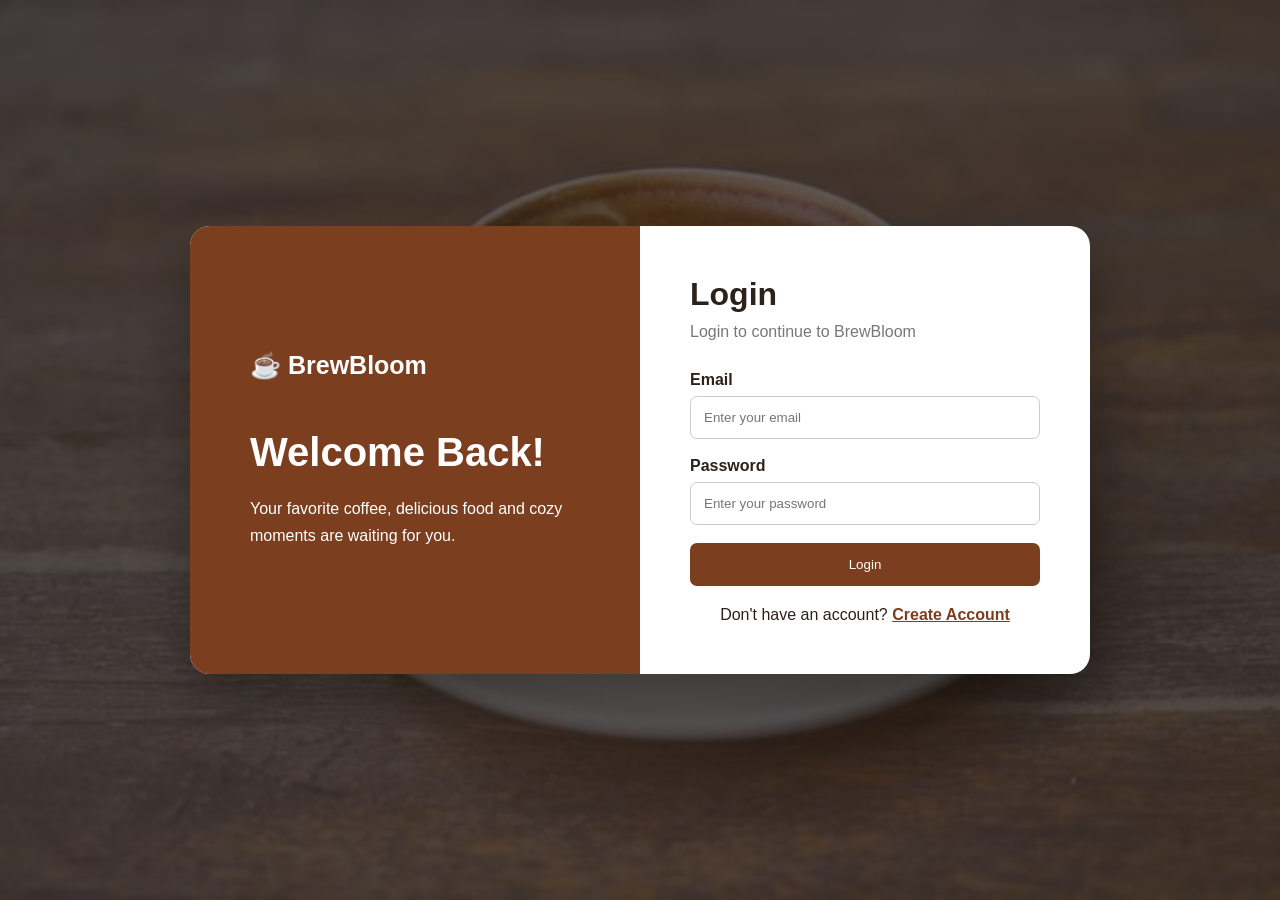
<file: login.html>
<!DOCTYPE html>
<html lang="en">
<head>
    <meta charset="UTF-8">
    <meta name="viewport" content="width=device-width, initial-scale=1.0">
    <title>BrewBloom - Login</title>
    <link rel="stylesheet" href="style.css">
</head>

<body class="auth-body">

<div class="auth-container">

    <div class="auth-left">
        <div class="auth-logo">☕ BrewBloom</div>
        <h1>Welcome Back!</h1>
        <p>
            Your favorite coffee, delicious food and cozy moments
            are waiting for you.
        </p>
    </div>

    <div class="auth-box">

        <h2>Login</h2>
        <p class="auth-subtitle">Login to continue to BrewBloom</p>

        <form id="loginForm">

            <div class="input-group">
                <label>Email</label>
                <input
                    type="email"
                    id="loginEmail"
                    placeholder="Enter your email"
                    required
                >
            </div>

            <div class="input-group">
                <label>Password</label>
                <input
                    type="password"
                    id="loginPassword"
                    placeholder="Enter your password"
                    required
                >
            </div>

            <button type="submit" class="auth-btn">
                Login
            </button>

        </form>

        <p id="loginMessage" class="message"></p>

        <p class="switch-auth">
            Don't have an account?
            <a href="signup.html">Create Account</a>
        </p>

    </div>

</div>

<script src="script.js"></script>
</body>
</html>
</file>
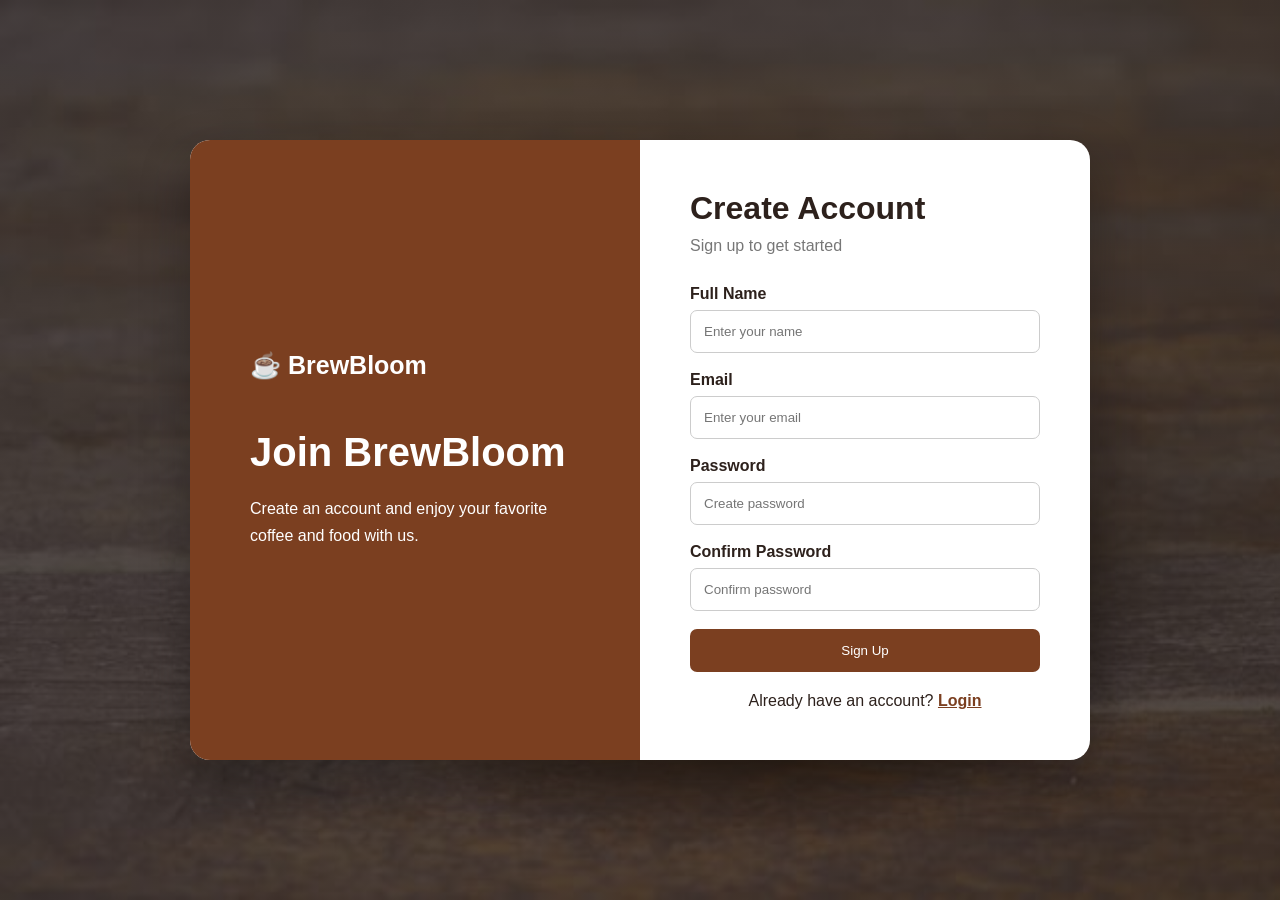
<file: signup.html>
<!DOCTYPE html>
<html lang="en">
<head>
    <meta charset="UTF-8">
    <meta name="viewport" content="width=device-width, initial-scale=1.0">
    <title>BrewBloom - Sign Up</title>
    <link rel="stylesheet" href="style.css">
</head>

<body class="auth-body">

<div class="auth-container">

    <div class="auth-left">
        <div class="auth-logo">☕ BrewBloom</div>

        <h1>Join BrewBloom</h1>

        <p>
            Create an account and enjoy your favorite
            coffee and food with us.
        </p>
    </div>

    <div class="auth-box">

        <h2>Create Account</h2>
        <p class="auth-subtitle">
            Sign up to get started
        </p>

        <form id="signupForm">

            <div class="input-group">
                <label>Full Name</label>
                <input
                    type="text"
                    id="signupName"
                    placeholder="Enter your name"
                    required
                >
            </div>

            <div class="input-group">
                <label>Email</label>
                <input
                    type="email"
                    id="signupEmail"
                    placeholder="Enter your email"
                    required
                >
            </div>

            <div class="input-group">
                <label>Password</label>
                <input
                    type="password"
                    id="signupPassword"
                    placeholder="Create password"
                    required
                >
            </div>

            <div class="input-group">
                <label>Confirm Password</label>
                <input
                    type="password"
                    id="confirmPassword"
                    placeholder="Confirm password"
                    required
                >
            </div>

            <button type="submit" class="auth-btn">
                Sign Up
            </button>

        </form>

        <p id="signupMessage" class="message"></p>

        <p class="switch-auth">
            Already have an account?
            <a href="login.html">Login</a>
        </p>

    </div>

</div>

<script src="script.js"></script>
</body>
</html>
</file>
<file: style.css>
* {
    margin: 0;
    padding: 0;
    box-sizing: border-box;
}

html {
    scroll-behavior: smooth;
}

body {
    font-family: Arial, sans-serif;
    background: #fffaf5;
    color: #2d211c;
    transition: 0.3s;
}

/* ================= NAVBAR ================= */

header {
    position: sticky;
    top: 0;
    z-index: 1000;
    background: #fffaf5;
    box-shadow: 0 2px 15px rgba(0,0,0,0.08);
}

.navbar {
    max-width: 1200px;
    margin: auto;
    padding: 18px 25px;

    display: flex;
    align-items: center;
    justify-content: space-between;
}

.logo {
    font-size: 25px;
    font-weight: bold;
    color: #7b3f20;
}

.nav-links {
    list-style: none;
    display: flex;
    gap: 30px;
}

.nav-links a {
    text-decoration: none;
    color: #2d211c;
    font-weight: 600;
}

.nav-links a:hover {
    color: #a85b2a;
}

.nav-actions {
    display: flex;
    gap: 10px;
}

.nav-actions button {
    border: none;
    padding: 9px 12px;
    border-radius: 8px;
    cursor: pointer;
    background: #f0dfd0;
}

#logoutBtn {
    background: #7b3f20;
    color: white;
}


/* ================= HERO ================= */

.hero {
    min-height: 600px;

    background:
        linear-gradient(
            rgba(45,33,28,0.65),
            rgba(45,33,28,0.65)
        ),
        url("images/coffee.jpg");

    background-size: cover;
    background-position: center;

    display: flex;
    align-items: center;
}

.hero-content {
    max-width: 1200px;
    width: 100%;
    margin: auto;
    padding: 30px;
    color: white;
}

.small-title {
    letter-spacing: 3px;
    font-size: 14px;
    margin-bottom: 20px;
}

.hero h1 {
    font-size: 55px;
    max-width: 700px;
    line-height: 1.1;
}

.hero h1 span {
    color: #f3bd83;
}

.hero p {
    margin: 25px 0;
    max-width: 550px;
    font-size: 18px;
    line-height: 1.7;
}

.hero-btn {
    display: inline-block;
    padding: 14px 25px;
    background: #b86b35;
    color: white;
    text-decoration: none;
    border-radius: 8px;
}


/* ================= ABOUT ================= */

.about {
    padding: 90px 25px;
}

.about-content {
    max-width: 1100px;
    margin: auto;

    display: grid;
    grid-template-columns: 1fr 1fr;
    gap: 50px;
    align-items: center;
}

.section-label {
    color: #b86b35;
    font-weight: bold;
    letter-spacing: 2px;
}

.about h2,
.section-heading h2 {
    font-size: 40px;
    margin: 15px 0;
}

.about p {
    line-height: 1.8;
    margin-bottom: 15px;
}

.about-card {
    padding: 50px;
    background: #f1dfd0;
    border-radius: 20px;
    text-align: center;
}

.about-card div {
    font-size: 70px;
}


/* ================= MENU ================= */

.menu-section {
    padding: 90px 25px;
    background: #f7eee8;
}

.section-heading {
    text-align: center;
    margin-bottom: 40px;
}

.menu-controls {
    max-width: 900px;
    margin: 0 auto 40px;

    display: flex;
    gap: 15px;
}

.menu-controls input,
.menu-controls select {
    padding: 14px;
    border: 1px solid #d5c2b5;
    border-radius: 8px;
    font-size: 15px;
}

.menu-controls input {
    flex: 1;
}

.menu-controls select {
    width: 200px;
}


/* ================= CARDS ================= */

.menu-grid {
    max-width: 1200px;
    margin: auto;

    display: grid;
    grid-template-columns:
        repeat(4, 1fr);

    gap: 25px;
}

.menu-card {
    background: white;
    border-radius: 15px;
    overflow: hidden;
    box-shadow: 0 5px 20px rgba(0,0,0,0.08);

    transition: transform 0.3s;
}

.menu-card:hover {
    transform: translateY(-7px);
}

.menu-card img {
    width: 100%;
    height: 210px;
    object-fit: cover;
}

.card-content {
    padding: 18px;
}

.category {
    font-size: 12px;
    color: #b86b35;
    font-weight: bold;
    text-transform: uppercase;
}

.card-content h3 {
    margin: 10px 0;
}

.card-content p {
    color: #6f625c;
    line-height: 1.5;
    min-height: 45px;
}

.card-bottom {
    margin-top: 20px;

    display: flex;
    justify-content: space-between;
    align-items: center;
}

.card-bottom strong {
    font-size: 20px;
    color: #7b3f20;
}

.add-cart {
    border: none;
    background: #7b3f20;
    color: white;
    padding: 9px 12px;
    border-radius: 7px;
    cursor: pointer;
}

.add-cart:hover {
    background: #a85b2a;
}


/* ================= CONTACT ================= */

.contact {
    padding: 90px 25px;
}

#contactForm {
    max-width: 650px;
    margin: auto;

    display: flex;
    flex-direction: column;
    gap: 15px;
}

#contactForm input,
#contactForm textarea {
    padding: 15px;
    border: 1px solid #d5c2b5;
    border-radius: 8px;
    font-family: inherit;
}

#contactForm button {
    padding: 15px;
    border: none;
    background: #7b3f20;
    color: white;
    border-radius: 8px;
    cursor: pointer;
}

#contactStatus {
    text-align: center;
    margin-top: 15px;
    color: green;
}


/* ================= FOOTER ================= */

footer {
    padding: 40px 20px;
    background: #2d211c;
    color: white;
    text-align: center;
}

.footer-logo {
    font-size: 25px;
    font-weight: bold;
    margin-bottom: 10px;
}


/* ================= CART ================= */

.cart-modal {
    display: none;

    position: fixed;
    inset: 0;

    background: rgba(0,0,0,0.6);

    z-index: 2000;

    justify-content: center;
    align-items: center;
}

.cart-box {
    background: white;
    width: 90%;
    max-width: 500px;
    max-height: 80vh;
    overflow-y: auto;

    padding: 30px;
    border-radius: 15px;

    position: relative;
}

.close-cart {
    position: absolute;
    right: 15px;
    top: 15px;

    border: none;
    background: none;

    font-size: 20px;
    cursor: pointer;
}

.cart-item {
    padding: 15px 0;
    border-bottom: 1px solid #ddd;

    display: flex;
    justify-content: space-between;
}

.cart-controls button {
    padding: 4px 8px;
    cursor: pointer;
}

.cart-total {
    margin-top: 20px;
    font-size: 22px;
    font-weight: bold;
}

.checkout-btn {
    width: 100%;
    margin-top: 20px;

    padding: 14px;

    border: none;
    border-radius: 8px;

    background: #7b3f20;
    color: white;

    cursor: pointer;
}


/* ================= AUTH ================= */

.auth-body {
    min-height: 100vh;

    display: flex;
    justify-content: center;
    align-items: center;

    background:
        linear-gradient(
            rgba(45,33,28,0.75),
            rgba(45,33,28,0.75)
        ),
        url("images/coffee.jpg");

    background-size: cover;
}

.auth-container {
    width: 900px;
    max-width: 95%;

    display: grid;
    grid-template-columns: 1fr 1fr;

    background: white;
    border-radius: 20px;
    overflow: hidden;

    box-shadow: 0 20px 50px rgba(0,0,0,0.3);
}

.auth-left {
    padding: 60px;
    background: #7b3f20;
    color: white;

    display: flex;
    flex-direction: column;
    justify-content: center;
}

.auth-logo {
    font-size: 25px;
    font-weight: bold;
    margin-bottom: 50px;
}

.auth-left h1 {
    font-size: 40px;
    margin-bottom: 20px;
}

.auth-left p {
    line-height: 1.7;
}

.auth-box {
    padding: 50px;
}

.auth-box h2 {
    font-size: 32px;
}

.auth-subtitle {
    color: #777;
    margin: 10px 0 30px;
}

.input-group {
    margin-bottom: 18px;
}

.input-group label {
    display: block;
    margin-bottom: 7px;
    font-weight: bold;
}

.input-group input {
    width: 100%;
    padding: 13px;

    border: 1px solid #ccc;
    border-radius: 7px;
}

.auth-btn {
    width: 100%;

    padding: 14px;

    background: #7b3f20;
    color: white;

    border: none;
    border-radius: 7px;

    cursor: pointer;
}

.switch-auth {
    margin-top: 20px;
    text-align: center;
}

.switch-auth a {
    color: #7b3f20;
    font-weight: bold;
}

.message {
    margin-top: 15px;
    text-align: center;
}


/* ================= DARK MODE ================= */

body.dark {
    background: #181412;
    color: #f5eee9;
}

body.dark header {
    background: #211a17;
}

body.dark .nav-links a {
    color: white;
}

body.dark .menu-section {
    background: #211a17;
}

body.dark .menu-card,
body.dark .cart-box {
    background: #2b211d;
    color: white;
}

body.dark .card-content p {
    color: #c9bbb3;
}

body.dark .about-card {
    background: #332620;
}


/* ================= RESPONSIVE ================= */

@media (max-width: 1000px) {

    .menu-grid {
        grid-template-columns:
            repeat(2, 1fr);
    }

    .nav-links {
        display: none;
    }

}

@media (max-width: 700px) {

    .hero h1 {
        font-size: 40px;
    }

    .about-content {
        grid-template-columns: 1fr;
    }

    .menu-grid {
        grid-template-columns: 1fr;
    }

    .menu-controls {
        flex-direction: column;
    }

    .menu-controls select {
        width: 100%;
    }

    .auth-container {
        grid-template-columns: 1fr;
    }

    .auth-left {
        display: none;
    }

}
</file>
